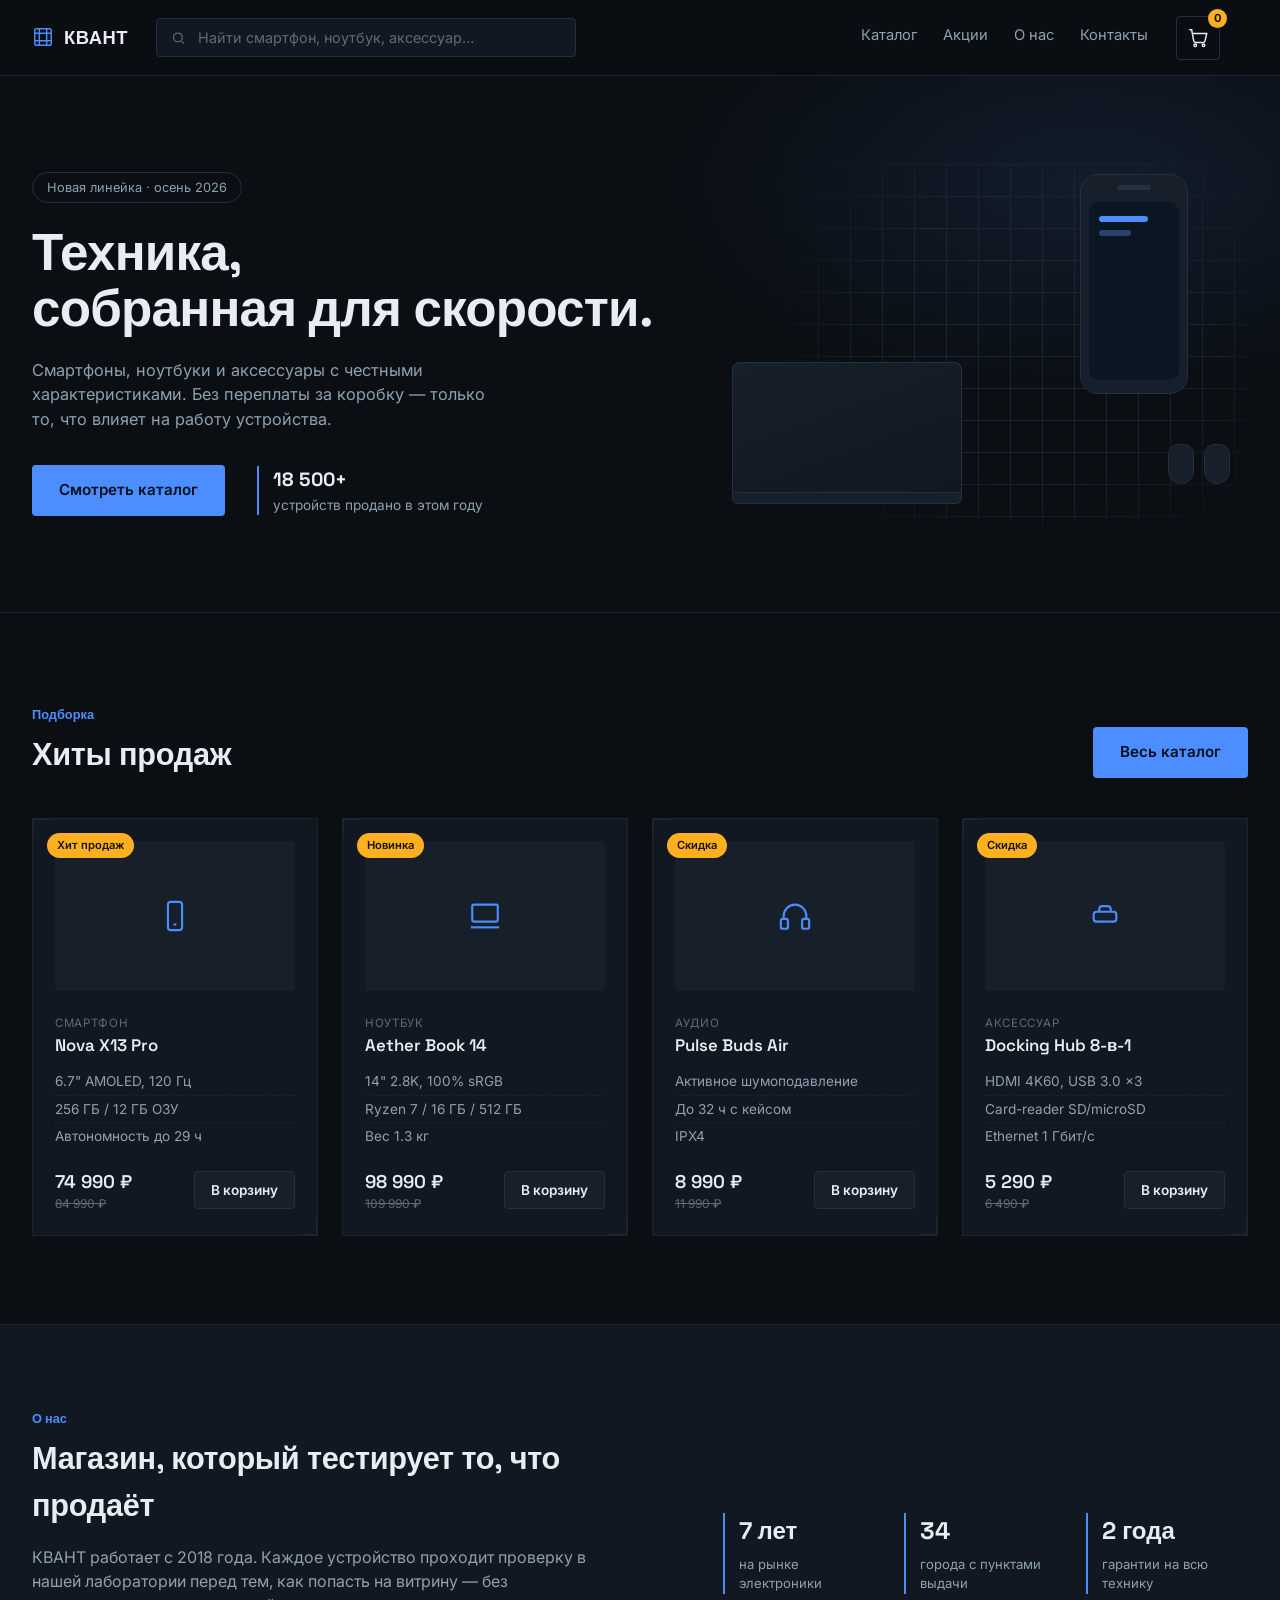
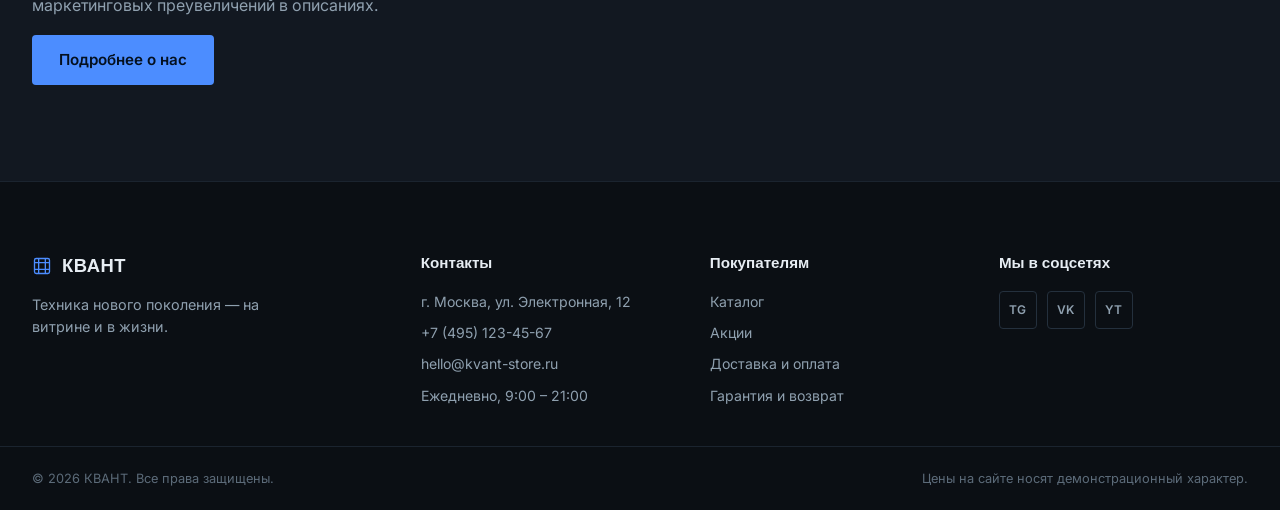
<file: index.html>
<!DOCTYPE html>
<html lang="ru">
<head>
<meta charset="UTF-8">
<meta name="viewport" content="width=device-width, initial-scale=1.0">
<title>КВАНТ — техника нового поколения</title>
<link rel="stylesheet" href="styles.css">
<link rel="preconnect" href="https://fonts.googleapis.com">
<link href="https://fonts.googleapis.com/css2?family=Space+Grotesk:wght@500;600;700&family=Inter:wght@400;500;600&display=swap" rel="stylesheet">
</head>
<body>

<!-- ===== ШАПКА ===== -->
<header class="header">
  <div class="header__inner">

    <a href="index.html" class="logo">
      <span class="logo__mark">
        <svg viewBox="0 0 24 24" width="22" height="22" fill="none" stroke="currentColor" stroke-width="1.6">
          <rect x="3" y="3" width="18" height="18" rx="2"></rect>
          <path d="M8 3v18M16 3v18M3 8h18M3 16h18"></path>
        </svg>
      </span>
      <span class="logo__text">КВАНТ</span>
    </a>

    <form class="search" id="searchForm">
      <svg viewBox="0 0 24 24" width="16" height="16" fill="none" stroke="currentColor" stroke-width="2">
        <circle cx="11" cy="11" r="7"></circle>
        <path d="M21 21l-4.3-4.3"></path>
      </svg>
      <input type="text" id="searchInput" placeholder="Найти смартфон, ноутбук, аксессуар…">
    </form>

    <nav class="nav">
      <a href="catalog.html">Каталог</a>
      <a href="sale.html">Акции</a>
      <a href="about.html">О нас</a>
      <a href="contacts.html">Контакты</a>
    </nav>

    <button class="cart-btn" id="cartBtn" aria-label="Открыть корзину">
      <svg viewBox="0 0 24 24" width="22" height="22" fill="none" stroke="currentColor" stroke-width="1.6">
        <circle cx="9" cy="20" r="1.4"></circle>
        <circle cx="18" cy="20" r="1.4"></circle>
        <path d="M2.5 3h2.6l2.2 12.2a2 2 0 0 0 2 1.6h8.4a2 2 0 0 0 2-1.6L21.5 7H6"></path>
      </svg>
      <span class="cart-btn__count" id="cartCount">0</span>
    </button>

    <button class="burger" id="burgerBtn" aria-label="Меню">
      <span></span><span></span><span></span>
    </button>
  </div>

  <nav class="nav nav--mobile" id="mobileNav">
    <a href="catalog.html">Каталог</a>
    <a href="sale.html">Акции</a>
    <a href="about.html">О нас</a>
    <a href="contacts.html">Контакты</a>
  </nav>
</header>

<!-- ===== ГЕРОЙ-БАННЕР ===== -->
<section class="hero">
  <div class="hero__grid">
    <div class="hero__text">
      <span class="hero__tag">Новая линейка · осень 2026</span>
      <h1 class="hero__title">Техника,<br>собранная для скорости.</h1>
      <p class="hero__desc">
        Смартфоны, ноутбуки и аксессуары с честными характеристиками.
        Без переплаты за коробку — только то, что влияет на работу устройства.
      </p>
      <div class="hero__actions">
        <a href="catalog.html" class="btn btn--primary">Смотреть каталог</a>
        <div class="hero__stat">
          <strong>18 500+</strong>
          <span>устройств продано в этом году</span>
        </div>
      </div>
    </div>

    <div class="hero__visual" aria-hidden="true">
      <div class="device device--phone">
        <div class="device__notch"></div>
        <div class="device__screen">
          <span class="pulse-line"></span>
          <span class="pulse-line pulse-line--short"></span>
        </div>
      </div>
      <div class="device device--laptop">
        <div class="device__lid"></div>
        <div class="device__base"></div>
      </div>
      <div class="device device--buds">
        <span></span><span></span>
      </div>
      <div class="grid-overlay"></div>
    </div>
  </div>
</section>

<!-- ===== ХИТЫ ПРОДАЖ ===== -->
<section class="featured">
  <div class="featured__head">
    <div>
      <span class="section-label">Подборка</span>
      <h2 class="section-title">Хиты продаж</h2>
    </div>
    <a href="catalog.html" class="btn btn--primary">Весь каталог</a>
  </div>

  <div class="products-grid" id="featuredGrid">
    <!-- Карточки генерируются в home.js -->
  </div>
</section>

<!-- ===== О НАС (кратко) ===== -->
<section class="about">
  <div class="about__inner">
    <div>
      <span class="section-label">О нас</span>
      <h2 class="section-title">Магазин, который тестирует то, что продаёт</h2>
      <p>
        КВАНТ работает с 2018 года. Каждое устройство проходит проверку в нашей
        лаборатории перед тем, как попасть на витрину — без маркетинговых
        преувеличений в описаниях.
      </p>
      <p style="margin-top: 18px;">
        <a href="about.html" class="btn btn--primary">Подробнее о нас</a>
      </p>
    </div>
    <div class="about__facts">
      <div class="fact"><strong>7 лет</strong><span>на рынке электроники</span></div>
      <div class="fact"><strong>34</strong><span>города с пунктами выдачи</span></div>
      <div class="fact"><strong>2 года</strong><span>гарантии на всю технику</span></div>
    </div>
  </div>
</section>

<!-- ===== ФУТЕР ===== -->
<footer class="footer">
  <div class="footer__inner">

    <div class="footer__col footer__col--brand">
      <a href="index.html" class="logo">
        <span class="logo__mark">
          <svg viewBox="0 0 24 24" width="20" height="20" fill="none" stroke="currentColor" stroke-width="1.6">
            <rect x="3" y="3" width="18" height="18" rx="2"></rect>
            <path d="M8 3v18M16 3v18M3 8h18M3 16h18"></path>
          </svg>
        </span>
        <span class="logo__text">КВАНТ</span>
      </a>
      <p>Техника нового поколения — на витрине и в жизни.</p>
    </div>

    <div class="footer__col">
      <h3>Контакты</h3>
      <ul>
        <li>г. Москва, ул. Электронная, 12</li>
        <li><a href="tel:+74951234567">+7 (495) 123-45-67</a></li>
        <li><a href="mailto:hello@kvant-store.ru">hello@kvant-store.ru</a></li>
        <li>Ежедневно, 9:00 – 21:00</li>
      </ul>
    </div>

    <div class="footer__col">
      <h3>Покупателям</h3>
      <ul>
        <li><a href="catalog.html">Каталог</a></li>
        <li><a href="sale.html">Акции</a></li>
        <li><a href="contacts.html">Доставка и оплата</a></li>
        <li><a href="contacts.html">Гарантия и возврат</a></li>
      </ul>
    </div>

    <div class="footer__col">
      <h3>Мы в соцсетях</h3>
      <div class="socials">
        <a href="#" aria-label="Telegram">TG</a>
        <a href="#" aria-label="VKontakte">VK</a>
        <a href="#" aria-label="YouTube">YT</a>
      </div>
    </div>
  </div>

  <div class="footer__bottom">
    <span>© 2026 КВАНТ. Все права защищены.</span>
    <span>Цены на сайте носят демонстрационный характер.</span>
  </div>
</footer>

<!-- ===== БОКОВАЯ ПАНЕЛЬ КОРЗИНЫ ===== -->
<div class="cart-overlay" id="cartOverlay"></div>

<aside class="cart-panel" id="cartPanel" aria-hidden="true">
  <div class="cart-panel__head">
    <h2>Корзина</h2>
    <button class="cart-panel__close" id="cartCloseBtn" aria-label="Закрыть корзину">&times;</button>
  </div>

  <div class="cart-panel__body" id="cartItems">
    <!-- Товары корзины генерируются в common.js -->
  </div>

  <div class="cart-panel__footer">
    <div class="cart-panel__total">
      <span>Итого</span>
      <strong id="cartTotal">0 ₽</strong>
    </div>
    <button class="btn btn--primary btn--full" id="checkoutBtn">Оформить заказ</button>
  </div>
</aside>

<script src="products-data.js"></script>
<script src="common.js"></script>
<script src="home.js"></script>
</body>
</html>
</file>
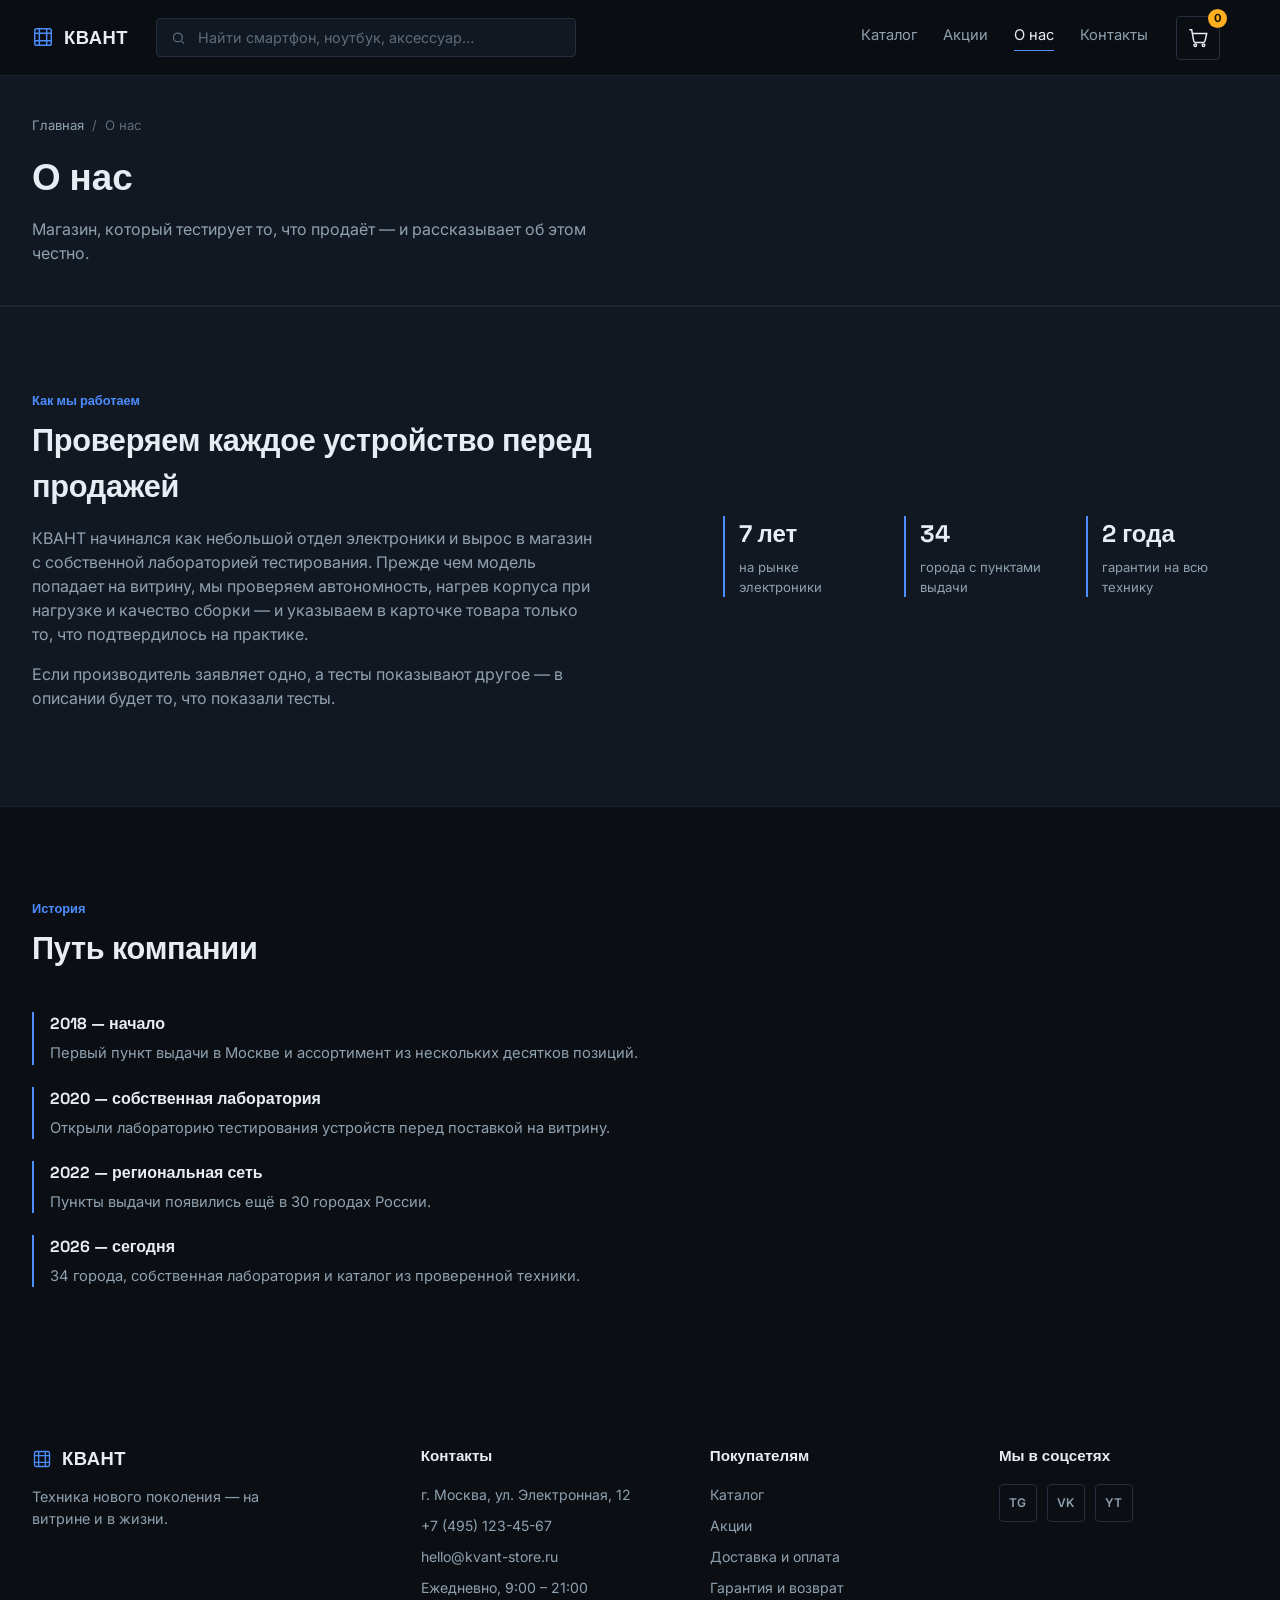
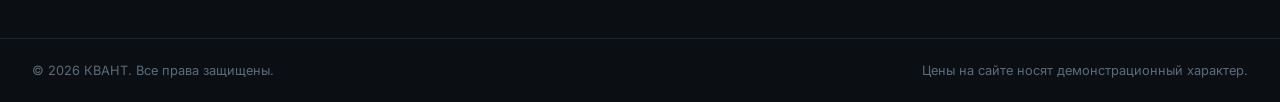
<file: about.html>
<!DOCTYPE html>
<html lang="ru">
<head>
<meta charset="UTF-8">
<meta name="viewport" content="width=device-width, initial-scale=1.0">
<title>О нас — КВАНТ</title>
<link rel="stylesheet" href="styles.css">
<link rel="preconnect" href="https://fonts.googleapis.com">
<link href="https://fonts.googleapis.com/css2?family=Space+Grotesk:wght@500;600;700&family=Inter:wght@400;500;600&display=swap" rel="stylesheet">
</head>
<body>

<!-- ===== ШАПКА ===== -->
<header class="header">
  <div class="header__inner">

    <a href="index.html" class="logo">
      <span class="logo__mark">
        <svg viewBox="0 0 24 24" width="22" height="22" fill="none" stroke="currentColor" stroke-width="1.6">
          <rect x="3" y="3" width="18" height="18" rx="2"></rect>
          <path d="M8 3v18M16 3v18M3 8h18M3 16h18"></path>
        </svg>
      </span>
      <span class="logo__text">КВАНТ</span>
    </a>

    <form class="search" id="searchForm">
      <svg viewBox="0 0 24 24" width="16" height="16" fill="none" stroke="currentColor" stroke-width="2">
        <circle cx="11" cy="11" r="7"></circle>
        <path d="M21 21l-4.3-4.3"></path>
      </svg>
      <input type="text" id="searchInput" placeholder="Найти смартфон, ноутбук, аксессуар…">
    </form>

    <nav class="nav">
      <a href="catalog.html">Каталог</a>
      <a href="sale.html">Акции</a>
      <a href="about.html" class="is-active">О нас</a>
      <a href="contacts.html">Контакты</a>
    </nav>

    <button class="cart-btn" id="cartBtn" aria-label="Открыть корзину">
      <svg viewBox="0 0 24 24" width="22" height="22" fill="none" stroke="currentColor" stroke-width="1.6">
        <circle cx="9" cy="20" r="1.4"></circle>
        <circle cx="18" cy="20" r="1.4"></circle>
        <path d="M2.5 3h2.6l2.2 12.2a2 2 0 0 0 2 1.6h8.4a2 2 0 0 0 2-1.6L21.5 7H6"></path>
      </svg>
      <span class="cart-btn__count" id="cartCount">0</span>
    </button>

    <button class="burger" id="burgerBtn" aria-label="Меню">
      <span></span><span></span><span></span>
    </button>
  </div>

  <nav class="nav nav--mobile" id="mobileNav">
    <a href="catalog.html">Каталог</a>
    <a href="sale.html">Акции</a>
    <a href="about.html">О нас</a>
    <a href="contacts.html">Контакты</a>
  </nav>
</header>

<!-- ===== БАННЕР СТРАНИЦЫ ===== -->
<section class="page-banner">
  <div class="page-banner__inner">
    <div class="breadcrumb">
      <a href="index.html">Главная</a> / <span>О нас</span>
    </div>
    <h1 class="page-banner__title">О нас</h1>
    <p class="page-banner__desc">Магазин, который тестирует то, что продаёт — и рассказывает об этом честно.</p>
  </div>
</section>

<!-- ===== ОСНОВНОЙ ТЕКСТ + ФАКТЫ ===== -->
<section class="about">
  <div class="about__inner">
    <div>
      <span class="section-label">Как мы работаем</span>
      <h2 class="section-title">Проверяем каждое устройство перед продажей</h2>
      <p>
        КВАНТ начинался как небольшой отдел электроники и вырос в магазин с
        собственной лабораторией тестирования. Прежде чем модель попадает на
        витрину, мы проверяем автономность, нагрев корпуса при нагрузке и
        качество сборки — и указываем в карточке товара только то, что
        подтвердилось на практике.
      </p>
      <p style="margin-top: 16px;">
        Если производитель заявляет одно, а тесты показывают другое — в
        описании будет то, что показали тесты.
      </p>
    </div>
    <div class="about__facts">
      <div class="fact"><strong>7 лет</strong><span>на рынке электроники</span></div>
      <div class="fact"><strong>34</strong><span>города с пунктами выдачи</span></div>
      <div class="fact"><strong>2 года</strong><span>гарантии на всю технику</span></div>
    </div>
  </div>
</section>

<!-- ===== ИСТОРИЯ ===== -->
<section class="featured">
  <div class="featured__head">
    <div>
      <span class="section-label">История</span>
      <h2 class="section-title">Путь компании</h2>
    </div>
  </div>

  <div class="contact-facts">
    <div class="contact-fact">
      <h3>2018 — начало</h3>
      <p>Первый пункт выдачи в Москве и ассортимент из нескольких десятков позиций.</p>
    </div>
    <div class="contact-fact">
      <h3>2020 — собственная лаборатория</h3>
      <p>Открыли лабораторию тестирования устройств перед поставкой на витрину.</p>
    </div>
    <div class="contact-fact">
      <h3>2022 — региональная сеть</h3>
      <p>Пункты выдачи появились ещё в 30 городах России.</p>
    </div>
    <div class="contact-fact">
      <h3>2026 — сегодня</h3>
      <p>34 города, собственная лаборатория и каталог из проверенной техники.</p>
    </div>
  </div>
</section>

<!-- ===== ФУТЕР ===== -->
<footer class="footer">
  <div class="footer__inner">

    <div class="footer__col footer__col--brand">
      <a href="index.html" class="logo">
        <span class="logo__mark">
          <svg viewBox="0 0 24 24" width="20" height="20" fill="none" stroke="currentColor" stroke-width="1.6">
            <rect x="3" y="3" width="18" height="18" rx="2"></rect>
            <path d="M8 3v18M16 3v18M3 8h18M3 16h18"></path>
          </svg>
        </span>
        <span class="logo__text">КВАНТ</span>
      </a>
      <p>Техника нового поколения — на витрине и в жизни.</p>
    </div>

    <div class="footer__col">
      <h3>Контакты</h3>
      <ul>
        <li>г. Москва, ул. Электронная, 12</li>
        <li><a href="tel:+74951234567">+7 (495) 123-45-67</a></li>
        <li><a href="mailto:hello@kvant-store.ru">hello@kvant-store.ru</a></li>
        <li>Ежедневно, 9:00 – 21:00</li>
      </ul>
    </div>

    <div class="footer__col">
      <h3>Покупателям</h3>
      <ul>
        <li><a href="catalog.html">Каталог</a></li>
        <li><a href="sale.html">Акции</a></li>
        <li><a href="contacts.html">Доставка и оплата</a></li>
        <li><a href="contacts.html">Гарантия и возврат</a></li>
      </ul>
    </div>

    <div class="footer__col">
      <h3>Мы в соцсетях</h3>
      <div class="socials">
        <a href="#" aria-label="Telegram">TG</a>
        <a href="#" aria-label="VKontakte">VK</a>
        <a href="#" aria-label="YouTube">YT</a>
      </div>
    </div>
  </div>

  <div class="footer__bottom">
    <span>© 2026 КВАНТ. Все права защищены.</span>
    <span>Цены на сайте носят демонстрационный характер.</span>
  </div>
</footer>

<!-- ===== БОКОВАЯ ПАНЕЛЬ КОРЗИНЫ ===== -->
<div class="cart-overlay" id="cartOverlay"></div>

<aside class="cart-panel" id="cartPanel" aria-hidden="true">
  <div class="cart-panel__head">
    <h2>Корзина</h2>
    <button class="cart-panel__close" id="cartCloseBtn" aria-label="Закрыть корзину">&times;</button>
  </div>

  <div class="cart-panel__body" id="cartItems">
    <!-- Товары корзины генерируются в common.js -->
  </div>

  <div class="cart-panel__footer">
    <div class="cart-panel__total">
      <span>Итого</span>
      <strong id="cartTotal">0 ₽</strong>
    </div>
    <button class="btn btn--primary btn--full" id="checkoutBtn">Оформить заказ</button>
  </div>
</aside>

<script src="products-data.js"></script>
<script src="common.js"></script>
</body>
</html>
</file>
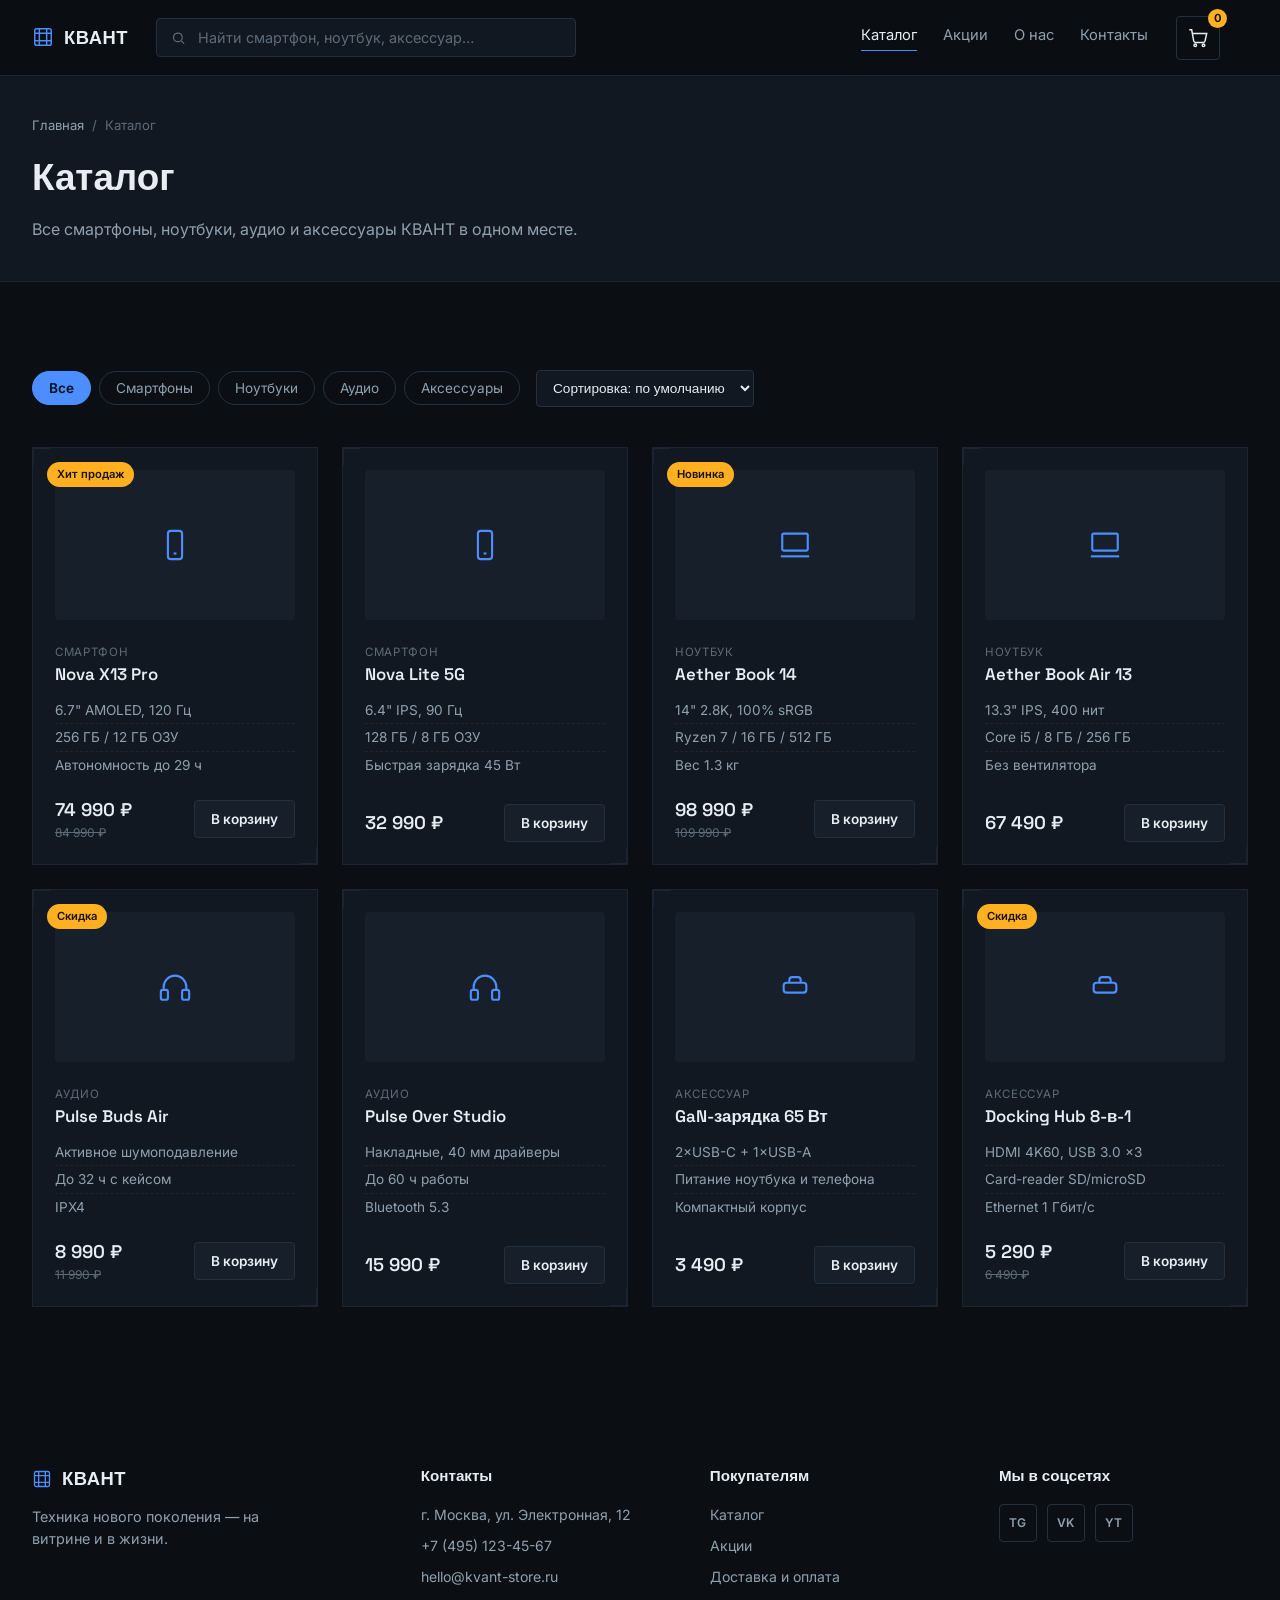
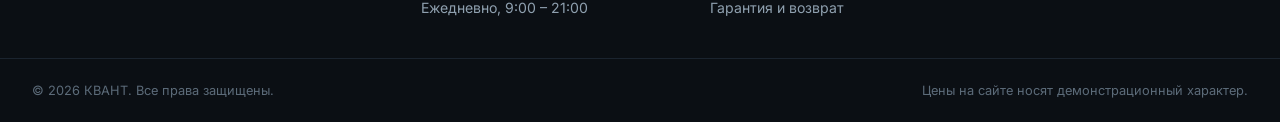
<file: catalog.html>
<!DOCTYPE html>
<html lang="ru">
<head>
<meta charset="UTF-8">
<meta name="viewport" content="width=device-width, initial-scale=1.0">
<title>Каталог — КВАНТ</title>
<link rel="stylesheet" href="styles.css">
<link rel="preconnect" href="https://fonts.googleapis.com">
<link href="https://fonts.googleapis.com/css2?family=Space+Grotesk:wght@500;600;700&family=Inter:wght@400;500;600&display=swap" rel="stylesheet">
</head>
<body>

<!-- ===== ШАПКА ===== -->
<header class="header">
  <div class="header__inner">

    <a href="index.html" class="logo">
      <span class="logo__mark">
        <svg viewBox="0 0 24 24" width="22" height="22" fill="none" stroke="currentColor" stroke-width="1.6">
          <rect x="3" y="3" width="18" height="18" rx="2"></rect>
          <path d="M8 3v18M16 3v18M3 8h18M3 16h18"></path>
        </svg>
      </span>
      <span class="logo__text">КВАНТ</span>
    </a>

    <form class="search" id="searchForm">
      <svg viewBox="0 0 24 24" width="16" height="16" fill="none" stroke="currentColor" stroke-width="2">
        <circle cx="11" cy="11" r="7"></circle>
        <path d="M21 21l-4.3-4.3"></path>
      </svg>
      <input type="text" id="searchInput" placeholder="Найти смартфон, ноутбук, аксессуар…">
    </form>

    <nav class="nav">
      <a href="catalog.html" class="is-active">Каталог</a>
      <a href="sale.html">Акции</a>
      <a href="about.html">О нас</a>
      <a href="contacts.html">Контакты</a>
    </nav>

    <button class="cart-btn" id="cartBtn" aria-label="Открыть корзину">
      <svg viewBox="0 0 24 24" width="22" height="22" fill="none" stroke="currentColor" stroke-width="1.6">
        <circle cx="9" cy="20" r="1.4"></circle>
        <circle cx="18" cy="20" r="1.4"></circle>
        <path d="M2.5 3h2.6l2.2 12.2a2 2 0 0 0 2 1.6h8.4a2 2 0 0 0 2-1.6L21.5 7H6"></path>
      </svg>
      <span class="cart-btn__count" id="cartCount">0</span>
    </button>

    <button class="burger" id="burgerBtn" aria-label="Меню">
      <span></span><span></span><span></span>
    </button>
  </div>

  <nav class="nav nav--mobile" id="mobileNav">
    <a href="catalog.html">Каталог</a>
    <a href="sale.html">Акции</a>
    <a href="about.html">О нас</a>
    <a href="contacts.html">Контакты</a>
  </nav>
</header>

<!-- ===== БАННЕР СТРАНИЦЫ ===== -->
<section class="page-banner">
  <div class="page-banner__inner">
    <div class="breadcrumb">
      <a href="index.html">Главная</a> / <span>Каталог</span>
    </div>
    <h1 class="page-banner__title">Каталог</h1>
    <p class="page-banner__desc">Все смартфоны, ноутбуки, аудио и аксессуары КВАНТ в одном месте.</p>
  </div>
</section>

<!-- ===== КАТАЛОГ ===== -->
<section class="catalog" id="catalog">
  <div class="catalog__head">
    <div class="controls">
      <div class="filters" id="filters">
        <button class="filter-btn is-active" data-category="all">Все</button>
        <button class="filter-btn" data-category="phone">Смартфоны</button>
        <button class="filter-btn" data-category="laptop">Ноутбуки</button>
        <button class="filter-btn" data-category="audio">Аудио</button>
        <button class="filter-btn" data-category="accessory">Аксессуары</button>
      </div>

      <select class="sort-select" id="sortSelect">
        <option value="default">Сортировка: по умолчанию</option>
        <option value="price-asc">Цена: сначала дешевле</option>
        <option value="price-desc">Цена: сначала дороже</option>
      </select>
    </div>
  </div>

  <div class="products-grid" id="productsGrid">
    <!-- Карточки товаров генерируются в catalog.js -->
  </div>

  <p class="empty-state" id="emptyState" hidden>Ничего не найдено. Попробуйте другой фильтр.</p>
</section>

<!-- ===== ФУТЕР ===== -->
<footer class="footer">
  <div class="footer__inner">

    <div class="footer__col footer__col--brand">
      <a href="index.html" class="logo">
        <span class="logo__mark">
          <svg viewBox="0 0 24 24" width="20" height="20" fill="none" stroke="currentColor" stroke-width="1.6">
            <rect x="3" y="3" width="18" height="18" rx="2"></rect>
            <path d="M8 3v18M16 3v18M3 8h18M3 16h18"></path>
          </svg>
        </span>
        <span class="logo__text">КВАНТ</span>
      </a>
      <p>Техника нового поколения — на витрине и в жизни.</p>
    </div>

    <div class="footer__col">
      <h3>Контакты</h3>
      <ul>
        <li>г. Москва, ул. Электронная, 12</li>
        <li><a href="tel:+74951234567">+7 (495) 123-45-67</a></li>
        <li><a href="mailto:hello@kvant-store.ru">hello@kvant-store.ru</a></li>
        <li>Ежедневно, 9:00 – 21:00</li>
      </ul>
    </div>

    <div class="footer__col">
      <h3>Покупателям</h3>
      <ul>
        <li><a href="catalog.html">Каталог</a></li>
        <li><a href="sale.html">Акции</a></li>
        <li><a href="contacts.html">Доставка и оплата</a></li>
        <li><a href="contacts.html">Гарантия и возврат</a></li>
      </ul>
    </div>

    <div class="footer__col">
      <h3>Мы в соцсетях</h3>
      <div class="socials">
        <a href="#" aria-label="Telegram">TG</a>
        <a href="#" aria-label="VKontakte">VK</a>
        <a href="#" aria-label="YouTube">YT</a>
      </div>
    </div>
  </div>

  <div class="footer__bottom">
    <span>© 2026 КВАНТ. Все права защищены.</span>
    <span>Цены на сайте носят демонстрационный характер.</span>
  </div>
</footer>

<!-- ===== БОКОВАЯ ПАНЕЛЬ КОРЗИНЫ ===== -->
<div class="cart-overlay" id="cartOverlay"></div>

<aside class="cart-panel" id="cartPanel" aria-hidden="true">
  <div class="cart-panel__head">
    <h2>Корзина</h2>
    <button class="cart-panel__close" id="cartCloseBtn" aria-label="Закрыть корзину">&times;</button>
  </div>

  <div class="cart-panel__body" id="cartItems">
    <!-- Товары корзины генерируются в common.js -->
  </div>

  <div class="cart-panel__footer">
    <div class="cart-panel__total">
      <span>Итого</span>
      <strong id="cartTotal">0 ₽</strong>
    </div>
    <button class="btn btn--primary btn--full" id="checkoutBtn">Оформить заказ</button>
  </div>
</aside>

<script src="products-data.js"></script>
<script src="common.js"></script>
<script src="catalog.js"></script>
</body>
</html>
</file>
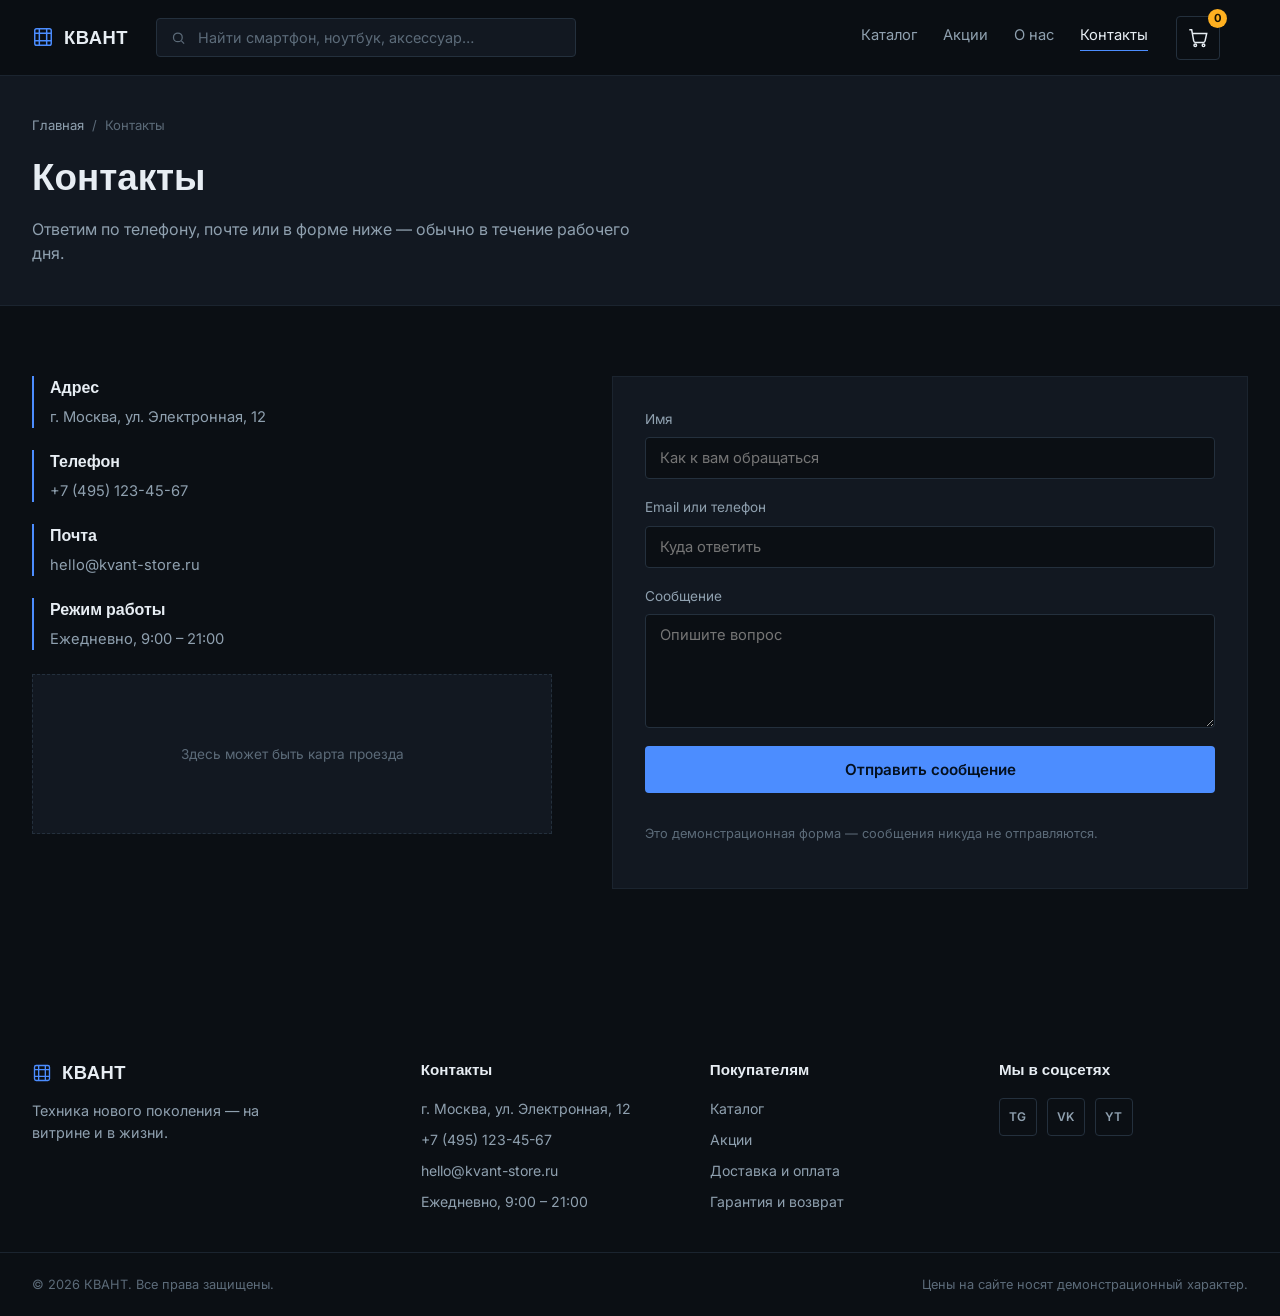
<file: contacts.html>
<!DOCTYPE html>
<html lang="ru">
<head>
<meta charset="UTF-8">
<meta name="viewport" content="width=device-width, initial-scale=1.0">
<title>Контакты — КВАНТ</title>
<link rel="stylesheet" href="styles.css">
<link rel="preconnect" href="https://fonts.googleapis.com">
<link href="https://fonts.googleapis.com/css2?family=Space+Grotesk:wght@500;600;700&family=Inter:wght@400;500;600&display=swap" rel="stylesheet">
</head>
<body>

<!-- ===== ШАПКА ===== -->
<header class="header">
  <div class="header__inner">

    <a href="index.html" class="logo">
      <span class="logo__mark">
        <svg viewBox="0 0 24 24" width="22" height="22" fill="none" stroke="currentColor" stroke-width="1.6">
          <rect x="3" y="3" width="18" height="18" rx="2"></rect>
          <path d="M8 3v18M16 3v18M3 8h18M3 16h18"></path>
        </svg>
      </span>
      <span class="logo__text">КВАНТ</span>
    </a>

    <form class="search" id="searchForm">
      <svg viewBox="0 0 24 24" width="16" height="16" fill="none" stroke="currentColor" stroke-width="2">
        <circle cx="11" cy="11" r="7"></circle>
        <path d="M21 21l-4.3-4.3"></path>
      </svg>
      <input type="text" id="searchInput" placeholder="Найти смартфон, ноутбук, аксессуар…">
    </form>

    <nav class="nav">
      <a href="catalog.html">Каталог</a>
      <a href="sale.html">Акции</a>
      <a href="about.html">О нас</a>
      <a href="contacts.html" class="is-active">Контакты</a>
    </nav>

    <button class="cart-btn" id="cartBtn" aria-label="Открыть корзину">
      <svg viewBox="0 0 24 24" width="22" height="22" fill="none" stroke="currentColor" stroke-width="1.6">
        <circle cx="9" cy="20" r="1.4"></circle>
        <circle cx="18" cy="20" r="1.4"></circle>
        <path d="M2.5 3h2.6l2.2 12.2a2 2 0 0 0 2 1.6h8.4a2 2 0 0 0 2-1.6L21.5 7H6"></path>
      </svg>
      <span class="cart-btn__count" id="cartCount">0</span>
    </button>

    <button class="burger" id="burgerBtn" aria-label="Меню">
      <span></span><span></span><span></span>
    </button>
  </div>

  <nav class="nav nav--mobile" id="mobileNav">
    <a href="catalog.html">Каталог</a>
    <a href="sale.html">Акции</a>
    <a href="about.html">О нас</a>
    <a href="contacts.html">Контакты</a>
  </nav>
</header>

<!-- ===== БАННЕР СТРАНИЦЫ ===== -->
<section class="page-banner">
  <div class="page-banner__inner">
    <div class="breadcrumb">
      <a href="index.html">Главная</a> / <span>Контакты</span>
    </div>
    <h1 class="page-banner__title">Контакты</h1>
    <p class="page-banner__desc">Ответим по телефону, почте или в форме ниже — обычно в течение рабочего дня.</p>
  </div>
</section>

<!-- ===== КОНТАКТЫ + ФОРМА ===== -->
<section class="contacts-page">
  <div>
    <div class="contact-facts">
      <div class="contact-fact">
        <h3>Адрес</h3>
        <p>г. Москва, ул. Электронная, 12</p>
      </div>
      <div class="contact-fact">
        <h3>Телефон</h3>
        <p><a href="tel:+74951234567">+7 (495) 123-45-67</a></p>
      </div>
      <div class="contact-fact">
        <h3>Почта</h3>
        <p><a href="mailto:hello@kvant-store.ru">hello@kvant-store.ru</a></p>
      </div>
      <div class="contact-fact">
        <h3>Режим работы</h3>
        <p>Ежедневно, 9:00 – 21:00</p>
      </div>
    </div>
    <div class="contact-map">Здесь может быть карта проезда</div>
  </div>

  <form class="form" id="contactForm">
    <div class="form__row">
      <label for="nameInput">Имя</label>
      <input type="text" id="nameInput" name="name" required placeholder="Как к вам обращаться">
    </div>
    <div class="form__row">
      <label for="emailInput">Email или телефон</label>
      <input type="text" id="emailInput" name="contact" required placeholder="Куда ответить">
    </div>
    <div class="form__row">
      <label for="messageInput">Сообщение</label>
      <textarea id="messageInput" name="message" rows="5" required placeholder="Опишите вопрос"></textarea>
    </div>
    <button type="submit" class="btn btn--primary">Отправить сообщение</button>
    <p class="form__note">Это демонстрационная форма — сообщения никуда не отправляются.</p>
  </form>
</section>

<!-- ===== ФУТЕР ===== -->
<footer class="footer">
  <div class="footer__inner">

    <div class="footer__col footer__col--brand">
      <a href="index.html" class="logo">
        <span class="logo__mark">
          <svg viewBox="0 0 24 24" width="20" height="20" fill="none" stroke="currentColor" stroke-width="1.6">
            <rect x="3" y="3" width="18" height="18" rx="2"></rect>
            <path d="M8 3v18M16 3v18M3 8h18M3 16h18"></path>
          </svg>
        </span>
        <span class="logo__text">КВАНТ</span>
      </a>
      <p>Техника нового поколения — на витрине и в жизни.</p>
    </div>

    <div class="footer__col">
      <h3>Контакты</h3>
      <ul>
        <li>г. Москва, ул. Электронная, 12</li>
        <li><a href="tel:+74951234567">+7 (495) 123-45-67</a></li>
        <li><a href="mailto:hello@kvant-store.ru">hello@kvant-store.ru</a></li>
        <li>Ежедневно, 9:00 – 21:00</li>
      </ul>
    </div>

    <div class="footer__col">
      <h3>Покупателям</h3>
      <ul>
        <li><a href="catalog.html">Каталог</a></li>
        <li><a href="sale.html">Акции</a></li>
        <li><a href="contacts.html">Доставка и оплата</a></li>
        <li><a href="contacts.html">Гарантия и возврат</a></li>
      </ul>
    </div>

    <div class="footer__col">
      <h3>Мы в соцсетях</h3>
      <div class="socials">
        <a href="#" aria-label="Telegram">TG</a>
        <a href="#" aria-label="VKontakte">VK</a>
        <a href="#" aria-label="YouTube">YT</a>
      </div>
    </div>
  </div>

  <div class="footer__bottom">
    <span>© 2026 КВАНТ. Все права защищены.</span>
    <span>Цены на сайте носят демонстрационный характер.</span>
  </div>
</footer>

<!-- ===== БОКОВАЯ ПАНЕЛЬ КОРЗИНЫ ===== -->
<div class="cart-overlay" id="cartOverlay"></div>

<aside class="cart-panel" id="cartPanel" aria-hidden="true">
  <div class="cart-panel__head">
    <h2>Корзина</h2>
    <button class="cart-panel__close" id="cartCloseBtn" aria-label="Закрыть корзину">&times;</button>
  </div>

  <div class="cart-panel__body" id="cartItems">
    <!-- Товары корзины генерируются в common.js -->
  </div>

  <div class="cart-panel__footer">
    <div class="cart-panel__total">
      <span>Итого</span>
      <strong id="cartTotal">0 ₽</strong>
    </div>
    <button class="btn btn--primary btn--full" id="checkoutBtn">Оформить заказ</button>
  </div>
</aside>

<script src="products-data.js"></script>
<script src="common.js"></script>
<script src="contacts.js"></script>
</body>
</html>
</file>
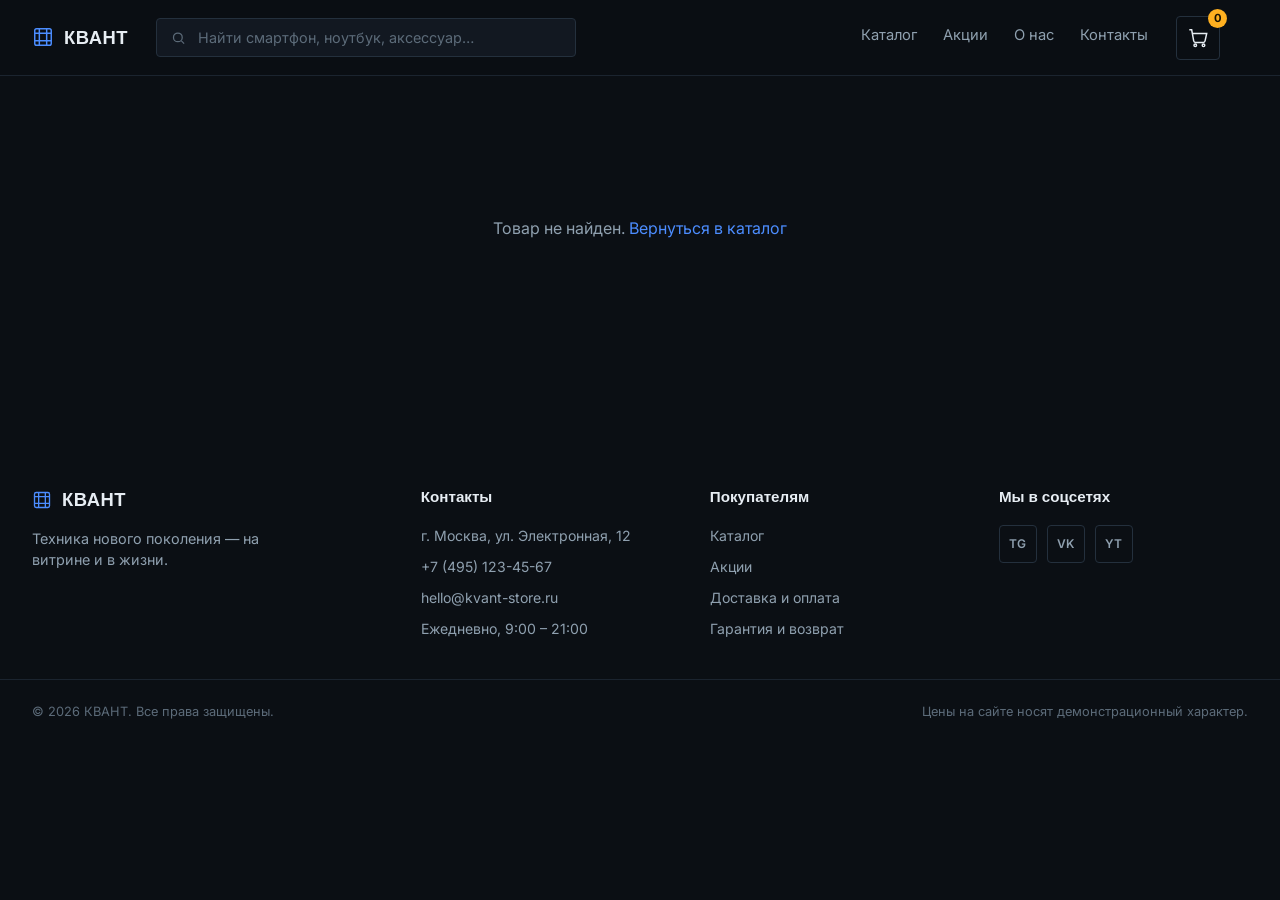
<file: product.html>
<!DOCTYPE html>
<html lang="ru">
<head>
<meta charset="UTF-8">
<meta name="viewport" content="width=device-width, initial-scale=1.0">
<title>Товар — КВАНТ</title>
<link rel="stylesheet" href="styles.css">
<link rel="preconnect" href="https://fonts.googleapis.com">
<link href="https://fonts.googleapis.com/css2?family=Space+Grotesk:wght@500;600;700&family=Inter:wght@400;500;600&display=swap" rel="stylesheet">
</head>
<body>

<!-- ===== ШАПКА ===== -->
<header class="header">
  <div class="header__inner">

    <a href="index.html" class="logo">
      <span class="logo__mark">
        <svg viewBox="0 0 24 24" width="22" height="22" fill="none" stroke="currentColor" stroke-width="1.6">
          <rect x="3" y="3" width="18" height="18" rx="2"></rect>
          <path d="M8 3v18M16 3v18M3 8h18M3 16h18"></path>
        </svg>
      </span>
      <span class="logo__text">КВАНТ</span>
    </a>

    <form class="search" id="searchForm">
      <svg viewBox="0 0 24 24" width="16" height="16" fill="none" stroke="currentColor" stroke-width="2">
        <circle cx="11" cy="11" r="7"></circle>
        <path d="M21 21l-4.3-4.3"></path>
      </svg>
      <input type="text" id="searchInput" placeholder="Найти смартфон, ноутбук, аксессуар…">
    </form>

    <nav class="nav">
      <a href="catalog.html">Каталог</a>
      <a href="sale.html">Акции</a>
      <a href="about.html">О нас</a>
      <a href="contacts.html">Контакты</a>
    </nav>

    <button class="cart-btn" id="cartBtn" aria-label="Открыть корзину">
      <svg viewBox="0 0 24 24" width="22" height="22" fill="none" stroke="currentColor" stroke-width="1.6">
        <circle cx="9" cy="20" r="1.4"></circle>
        <circle cx="18" cy="20" r="1.4"></circle>
        <path d="M2.5 3h2.6l2.2 12.2a2 2 0 0 0 2 1.6h8.4a2 2 0 0 0 2-1.6L21.5 7H6"></path>
      </svg>
      <span class="cart-btn__count" id="cartCount">0</span>
    </button>

    <button class="burger" id="burgerBtn" aria-label="Меню">
      <span></span><span></span><span></span>
    </button>
  </div>

  <nav class="nav nav--mobile" id="mobileNav">
    <a href="catalog.html">Каталог</a>
    <a href="sale.html">Акции</a>
    <a href="about.html">О нас</a>
    <a href="contacts.html">Контакты</a>
  </nav>
</header>

<!-- ===== СОДЕРЖИМОЕ СТРАНИЦЫ ТОВАРА ===== -->
<!-- Полностью строится в product.js на основе параметра ?id= в адресе -->
<main id="productRoot"></main>

<!-- ===== ФУТЕР ===== -->
<footer class="footer">
  <div class="footer__inner">

    <div class="footer__col footer__col--brand">
      <a href="index.html" class="logo">
        <span class="logo__mark">
          <svg viewBox="0 0 24 24" width="20" height="20" fill="none" stroke="currentColor" stroke-width="1.6">
            <rect x="3" y="3" width="18" height="18" rx="2"></rect>
            <path d="M8 3v18M16 3v18M3 8h18M3 16h18"></path>
          </svg>
        </span>
        <span class="logo__text">КВАНТ</span>
      </a>
      <p>Техника нового поколения — на витрине и в жизни.</p>
    </div>

    <div class="footer__col">
      <h3>Контакты</h3>
      <ul>
        <li>г. Москва, ул. Электронная, 12</li>
        <li><a href="tel:+74951234567">+7 (495) 123-45-67</a></li>
        <li><a href="mailto:hello@kvant-store.ru">hello@kvant-store.ru</a></li>
        <li>Ежедневно, 9:00 – 21:00</li>
      </ul>
    </div>

    <div class="footer__col">
      <h3>Покупателям</h3>
      <ul>
        <li><a href="catalog.html">Каталог</a></li>
        <li><a href="sale.html">Акции</a></li>
        <li><a href="contacts.html">Доставка и оплата</a></li>
        <li><a href="contacts.html">Гарантия и возврат</a></li>
      </ul>
    </div>

    <div class="footer__col">
      <h3>Мы в соцсетях</h3>
      <div class="socials">
        <a href="#" aria-label="Telegram">TG</a>
        <a href="#" aria-label="VKontakte">VK</a>
        <a href="#" aria-label="YouTube">YT</a>
      </div>
    </div>
  </div>

  <div class="footer__bottom">
    <span>© 2026 КВАНТ. Все права защищены.</span>
    <span>Цены на сайте носят демонстрационный характер.</span>
  </div>
</footer>

<!-- ===== БОКОВАЯ ПАНЕЛЬ КОРЗИНЫ ===== -->
<div class="cart-overlay" id="cartOverlay"></div>

<aside class="cart-panel" id="cartPanel" aria-hidden="true">
  <div class="cart-panel__head">
    <h2>Корзина</h2>
    <button class="cart-panel__close" id="cartCloseBtn" aria-label="Закрыть корзину">&times;</button>
  </div>

  <div class="cart-panel__body" id="cartItems">
    <!-- Товары корзины генерируются в common.js -->
  </div>

  <div class="cart-panel__footer">
    <div class="cart-panel__total">
      <span>Итого</span>
      <strong id="cartTotal">0 ₽</strong>
    </div>
    <button class="btn btn--primary btn--full" id="checkoutBtn">Оформить заказ</button>
  </div>
</aside>

<script src="products-data.js"></script>
<script src="common.js"></script>
<script src="product.js"></script>
</body>
</html>
</file>
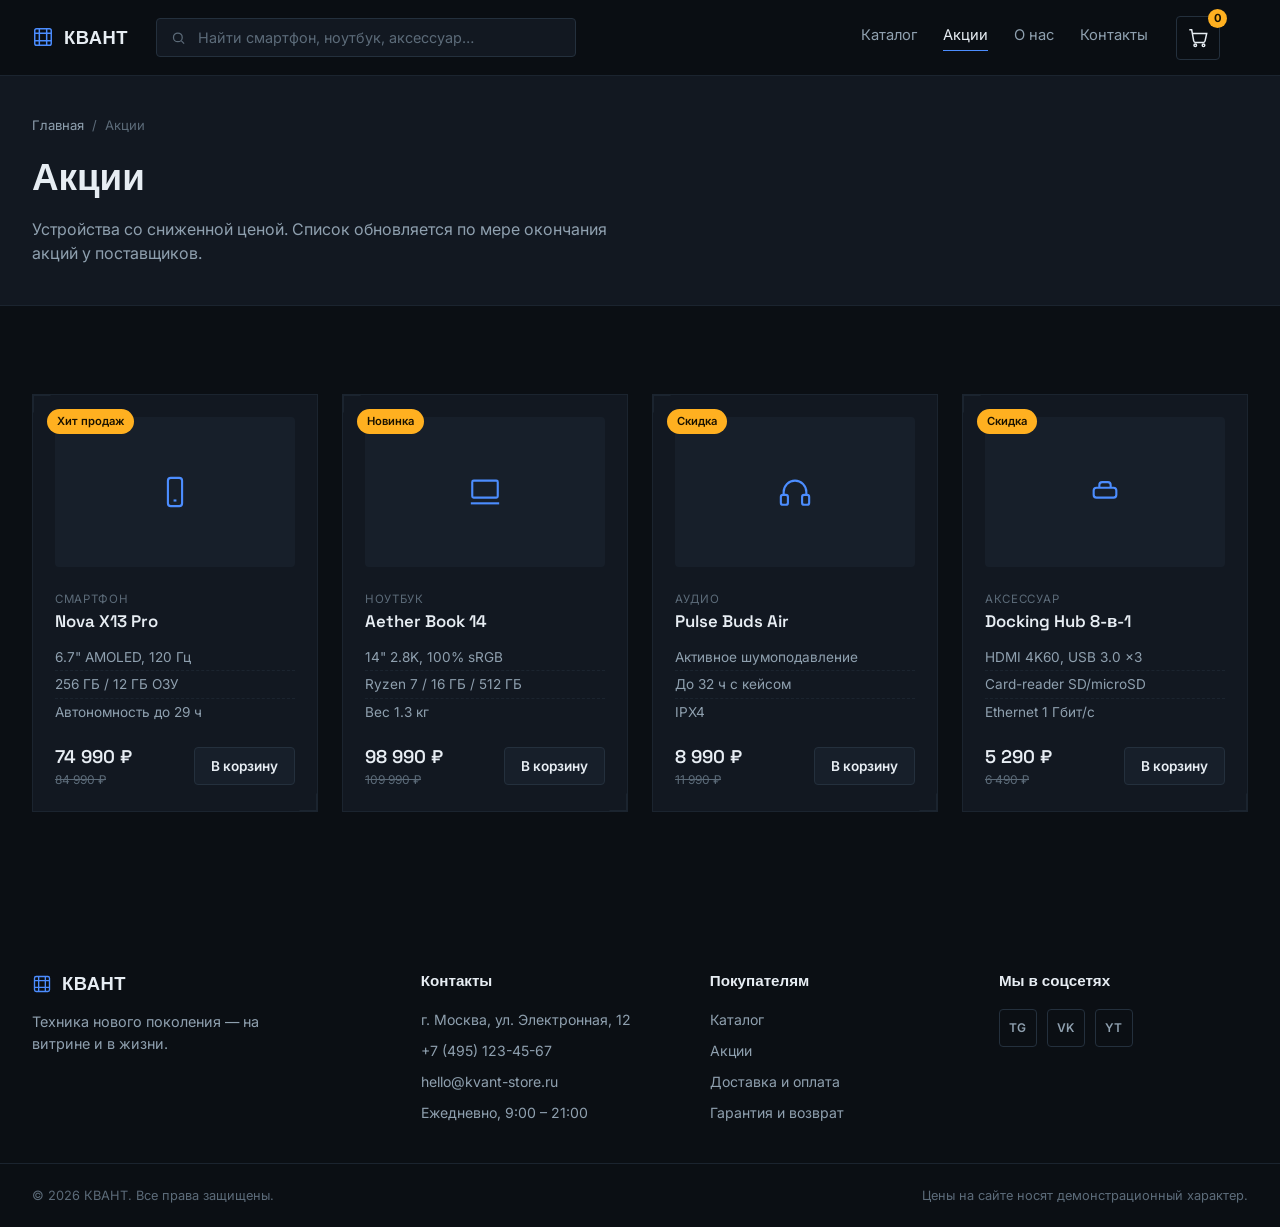
<file: sale.html>
<!DOCTYPE html>
<html lang="ru">
<head>
<meta charset="UTF-8">
<meta name="viewport" content="width=device-width, initial-scale=1.0">
<title>Акции — КВАНТ</title>
<link rel="stylesheet" href="styles.css">
<link rel="preconnect" href="https://fonts.googleapis.com">
<link href="https://fonts.googleapis.com/css2?family=Space+Grotesk:wght@500;600;700&family=Inter:wght@400;500;600&display=swap" rel="stylesheet">
</head>
<body>

<!-- ===== ШАПКА ===== -->
<header class="header">
  <div class="header__inner">

    <a href="index.html" class="logo">
      <span class="logo__mark">
        <svg viewBox="0 0 24 24" width="22" height="22" fill="none" stroke="currentColor" stroke-width="1.6">
          <rect x="3" y="3" width="18" height="18" rx="2"></rect>
          <path d="M8 3v18M16 3v18M3 8h18M3 16h18"></path>
        </svg>
      </span>
      <span class="logo__text">КВАНТ</span>
    </a>

    <form class="search" id="searchForm">
      <svg viewBox="0 0 24 24" width="16" height="16" fill="none" stroke="currentColor" stroke-width="2">
        <circle cx="11" cy="11" r="7"></circle>
        <path d="M21 21l-4.3-4.3"></path>
      </svg>
      <input type="text" id="searchInput" placeholder="Найти смартфон, ноутбук, аксессуар…">
    </form>

    <nav class="nav">
      <a href="catalog.html">Каталог</a>
      <a href="sale.html" class="is-active">Акции</a>
      <a href="about.html">О нас</a>
      <a href="contacts.html">Контакты</a>
    </nav>

    <button class="cart-btn" id="cartBtn" aria-label="Открыть корзину">
      <svg viewBox="0 0 24 24" width="22" height="22" fill="none" stroke="currentColor" stroke-width="1.6">
        <circle cx="9" cy="20" r="1.4"></circle>
        <circle cx="18" cy="20" r="1.4"></circle>
        <path d="M2.5 3h2.6l2.2 12.2a2 2 0 0 0 2 1.6h8.4a2 2 0 0 0 2-1.6L21.5 7H6"></path>
      </svg>
      <span class="cart-btn__count" id="cartCount">0</span>
    </button>

    <button class="burger" id="burgerBtn" aria-label="Меню">
      <span></span><span></span><span></span>
    </button>
  </div>

  <nav class="nav nav--mobile" id="mobileNav">
    <a href="catalog.html">Каталог</a>
    <a href="sale.html">Акции</a>
    <a href="about.html">О нас</a>
    <a href="contacts.html">Контакты</a>
  </nav>
</header>

<!-- ===== БАННЕР СТРАНИЦЫ ===== -->
<section class="page-banner">
  <div class="page-banner__inner">
    <div class="breadcrumb">
      <a href="index.html">Главная</a> / <span>Акции</span>
    </div>
    <h1 class="page-banner__title">Акции</h1>
    <p class="page-banner__desc">Устройства со сниженной ценой. Список обновляется по мере окончания акций у поставщиков.</p>
  </div>
</section>

<!-- ===== ТОВАРЫ СО СКИДКОЙ ===== -->
<section class="catalog">
  <div class="products-grid" id="saleGrid">
    <!-- Карточки товаров со скидкой генерируются в sale.js -->
  </div>
  <p class="empty-state" id="emptyState" hidden>Сейчас действующих акций нет — загляните позже.</p>
</section>

<!-- ===== ФУТЕР ===== -->
<footer class="footer">
  <div class="footer__inner">

    <div class="footer__col footer__col--brand">
      <a href="index.html" class="logo">
        <span class="logo__mark">
          <svg viewBox="0 0 24 24" width="20" height="20" fill="none" stroke="currentColor" stroke-width="1.6">
            <rect x="3" y="3" width="18" height="18" rx="2"></rect>
            <path d="M8 3v18M16 3v18M3 8h18M3 16h18"></path>
          </svg>
        </span>
        <span class="logo__text">КВАНТ</span>
      </a>
      <p>Техника нового поколения — на витрине и в жизни.</p>
    </div>

    <div class="footer__col">
      <h3>Контакты</h3>
      <ul>
        <li>г. Москва, ул. Электронная, 12</li>
        <li><a href="tel:+74951234567">+7 (495) 123-45-67</a></li>
        <li><a href="mailto:hello@kvant-store.ru">hello@kvant-store.ru</a></li>
        <li>Ежедневно, 9:00 – 21:00</li>
      </ul>
    </div>

    <div class="footer__col">
      <h3>Покупателям</h3>
      <ul>
        <li><a href="catalog.html">Каталог</a></li>
        <li><a href="sale.html">Акции</a></li>
        <li><a href="contacts.html">Доставка и оплата</a></li>
        <li><a href="contacts.html">Гарантия и возврат</a></li>
      </ul>
    </div>

    <div class="footer__col">
      <h3>Мы в соцсетях</h3>
      <div class="socials">
        <a href="#" aria-label="Telegram">TG</a>
        <a href="#" aria-label="VKontakte">VK</a>
        <a href="#" aria-label="YouTube">YT</a>
      </div>
    </div>
  </div>

  <div class="footer__bottom">
    <span>© 2026 КВАНТ. Все права защищены.</span>
    <span>Цены на сайте носят демонстрационный характер.</span>
  </div>
</footer>

<!-- ===== БОКОВАЯ ПАНЕЛЬ КОРЗИНЫ ===== -->
<div class="cart-overlay" id="cartOverlay"></div>

<aside class="cart-panel" id="cartPanel" aria-hidden="true">
  <div class="cart-panel__head">
    <h2>Корзина</h2>
    <button class="cart-panel__close" id="cartCloseBtn" aria-label="Закрыть корзину">&times;</button>
  </div>

  <div class="cart-panel__body" id="cartItems">
    <!-- Товары корзины генерируются в common.js -->
  </div>

  <div class="cart-panel__footer">
    <div class="cart-panel__total">
      <span>Итого</span>
      <strong id="cartTotal">0 ₽</strong>
    </div>
    <button class="btn btn--primary btn--full" id="checkoutBtn">Оформить заказ</button>
  </div>
</aside>

<script src="products-data.js"></script>
<script src="common.js"></script>
<script src="sale.js"></script>
</body>
</html>
</file>
<file: styles.css>
/* =========================================================
   КВАНТ — стили
   Тема: тёмная, "инженерная" — тонкие линии сетки, скобки-уголки
   на карточках вместо мягких теней, один яркий акцент.
   ========================================================= */

:root{
  --bg:        #0B0F14;
  --surface:   #121821;
  --surface-2: #171F2A;
  --border:    #24303D;
  --border-soft: #1B242F;

  --text:      #E7EDF3;
  --text-muted:#8FA0AF;
  --text-dim:  #5C6B79;

  --accent:    #4C8DFF;
  --accent-dim:#274270;
  --amber:     #FFB020;

  --radius: 4px;
  --header-h: 76px;

  --font-display: 'Space Grotesk', 'Segoe UI', sans-serif;
  --font-body: 'Inter', 'Segoe UI', sans-serif;
}

*{ box-sizing: border-box; }

html{ scroll-behavior: smooth; }

body{
  margin: 0;
  background: var(--bg);
  color: var(--text);
  font-family: var(--font-body);
  line-height: 1.5;
  -webkit-font-smoothing: antialiased;
}

img{ max-width: 100%; display: block; }

a{ color: inherit; text-decoration: none; }

ul{ list-style: none; margin: 0; padding: 0; }

button{ font-family: inherit; cursor: pointer; }

:focus-visible{
  outline: 2px solid var(--accent);
  outline-offset: 2px;
}

.section-label{
  display: inline-block;
  font-size: 0.8rem;
  color: var(--accent);
  font-family: var(--font-display);
  font-weight: 600;
  margin-bottom: 8px;
}

.section-title{
  font-family: var(--font-display);
  font-weight: 600;
  font-size: clamp(1.5rem, 2.4vw, 2.1rem);
  margin: 0;
  letter-spacing: -0.01em;
}

.btn{
  display: inline-flex;
  align-items: center;
  justify-content: center;
  gap: 8px;
  padding: 13px 26px;
  border-radius: var(--radius);
  border: 1px solid transparent;
  font-size: 0.95rem;
  font-weight: 600;
  font-family: var(--font-body);
  transition: background .15s ease, border-color .15s ease, transform .15s ease;
}

.btn--primary{
  background: var(--accent);
  color: #04101F;
}
.btn--primary:hover{ background: #6FA2FF; }
.btn--primary:active{ transform: translateY(1px); }

.btn--full{ width: 100%; }

/* =========================================================
   ШАПКА
   ========================================================= */

.header{
  position: sticky;
  top: 0;
  z-index: 60;
  height: var(--header-h);
  background: rgba(11, 15, 20, 0.88);
  backdrop-filter: blur(10px);
  border-bottom: 1px solid var(--border-soft);
}

.header__inner{
  max-width: 1280px;
  height: 100%;
  margin: 0 auto;
  padding: 0 32px;
  display: grid;
  grid-template-columns: auto 1fr auto auto auto;
  align-items: center;
  gap: 28px;
}

.logo{
  display: flex;
  align-items: center;
  gap: 10px;
  white-space: nowrap;
}
.logo__mark{
  color: var(--accent);
  display: flex;
}
.logo__text{
  font-family: var(--font-display);
  font-weight: 700;
  font-size: 1.15rem;
  letter-spacing: 0.03em;
}

.search{
  display: flex;
  align-items: center;
  gap: 10px;
  background: var(--surface);
  border: 1px solid var(--border);
  border-radius: var(--radius);
  padding: 9px 14px;
  color: var(--text-dim);
  max-width: 420px;
}
.search:focus-within{
  border-color: var(--accent);
  color: var(--accent);
}
.search input{
  border: none;
  background: none;
  outline: none;
  color: var(--text);
  font-family: var(--font-body);
  font-size: 0.9rem;
  width: 100%;
}
.search input::placeholder{ color: var(--text-dim); }

.nav{
  display: flex;
  gap: 26px;
}
.nav a{
  font-size: 0.92rem;
  color: var(--text-muted);
  transition: color .15s ease;
  padding-bottom: 4px;
  border-bottom: 1px solid transparent;
}
.nav a:hover{ color: var(--text); }
.nav a.is-active{
  color: var(--text);
  border-bottom-color: var(--accent);
}

.nav--mobile{ display: none; }

.cart-btn{
  position: relative;
  background: none;
  border: 1px solid var(--border);
  border-radius: var(--radius);
  color: var(--text);
  padding: 10px;
  display: flex;
}
.cart-btn:hover{ border-color: var(--accent); color: var(--accent); }

.cart-btn__count{
  position: absolute;
  top: -8px;
  right: -8px;
  min-width: 19px;
  height: 19px;
  padding: 0 4px;
  border-radius: 999px;
  background: var(--amber);
  color: #1A1200;
  font-size: 0.7rem;
  font-weight: 700;
  display: flex;
  align-items: center;
  justify-content: center;
}

.burger{
  display: none;
  flex-direction: column;
  justify-content: center;
  gap: 4px;
  width: 32px;
  height: 32px;
  background: none;
  border: none;
}
.burger span{
  height: 2px;
  background: var(--text);
  border-radius: 2px;
}

/* =========================================================
   ГЕРОЙ-БАННЕР
   ========================================================= */

.hero{
  border-bottom: 1px solid var(--border-soft);
  background:
    radial-gradient(600px 300px at 85% 20%, rgba(76,141,255,0.10), transparent 70%),
    var(--bg);
}

.hero__grid{
  max-width: 1280px;
  margin: 0 auto;
  padding: 88px 32px;
  display: grid;
  grid-template-columns: 1.1fr 0.9fr;
  gap: 48px;
  align-items: center;
}

.hero__tag{
  display: inline-block;
  font-size: 0.8rem;
  color: var(--text-muted);
  border: 1px solid var(--border);
  border-radius: 999px;
  padding: 5px 14px;
  margin-bottom: 22px;
}

.hero__title{
  font-family: var(--font-display);
  font-weight: 600;
  font-size: clamp(2.2rem, 4vw, 3.4rem);
  line-height: 1.1;
  letter-spacing: -0.015em;
  margin: 0 0 20px;
}

.hero__desc{
  color: var(--text-muted);
  font-size: 1.02rem;
  max-width: 46ch;
  margin: 0 0 34px;
}

.hero__actions{
  display: flex;
  align-items: center;
  gap: 32px;
  flex-wrap: wrap;
}

.hero__stat{
  display: flex;
  flex-direction: column;
  font-size: 0.85rem;
  color: var(--text-muted);
  border-left: 2px solid var(--accent);
  padding-left: 14px;
}
.hero__stat strong{
  font-family: var(--font-display);
  font-size: 1.2rem;
  color: var(--text);
}

/* --- Декоративная композиция из "устройств" в баннере --- */
.hero__visual{
  position: relative;
  height: 360px;
}

.grid-overlay{
  position: absolute;
  inset: 0;
  background-image:
    linear-gradient(var(--border-soft) 1px, transparent 1px),
    linear-gradient(90deg, var(--border-soft) 1px, transparent 1px);
  background-size: 32px 32px;
  mask-image: radial-gradient(circle at 60% 45%, black 40%, transparent 75%);
  z-index: 0;
}

.device{ position: absolute; z-index: 1; }

.device--laptop{
  width: 230px;
  bottom: 20px;
  left: 10px;
}
.device__lid{
  height: 130px;
  background: linear-gradient(160deg, var(--surface-2), var(--surface));
  border: 1px solid var(--border);
  border-bottom: none;
  border-radius: 8px 8px 0 0;
}
.device__base{
  height: 12px;
  background: var(--surface-2);
  border: 1px solid var(--border);
  border-radius: 0 0 6px 6px;
  transform: perspective(200px) rotateX(2deg);
}

.device--phone{
  width: 108px;
  height: 220px;
  top: 10px;
  right: 60px;
  background: var(--surface-2);
  border: 1px solid var(--border);
  border-radius: 18px;
  padding: 10px 8px;
}
.device__notch{
  width: 34px;
  height: 5px;
  border-radius: 3px;
  background: var(--border);
  margin: 0 auto 12px;
}
.device__screen{
  background: #0A1622;
  border-radius: 10px;
  height: calc(100% - 20px);
  padding: 14px 10px;
  display: flex;
  flex-direction: column;
  gap: 8px;
}
.pulse-line{
  height: 6px;
  border-radius: 3px;
  background: var(--accent-dim);
}
.pulse-line::after{ content:''; }
.pulse-line:first-child{ background: var(--accent); width: 70%; }
.pulse-line--short{ width: 45%; }

.device--buds{
  width: 70px;
  bottom: 40px;
  right: 10px;
  display: flex;
  gap: 10px;
}
.device--buds span{
  width: 26px;
  height: 40px;
  background: var(--surface-2);
  border: 1px solid var(--border);
  border-radius: 14px 14px 18px 18px;
}

/* =========================================================
   КАТАЛОГ
   ========================================================= */

.catalog{
  max-width: 1280px;
  margin: 0 auto;
  padding: 88px 32px;
}

.catalog__head{
  display: flex;
  justify-content: space-between;
  align-items: flex-end;
  flex-wrap: wrap;
  gap: 24px;
  margin-bottom: 40px;
}

.controls{
  display: flex;
  align-items: center;
  gap: 16px;
  flex-wrap: wrap;
}

.filters{
  display: flex;
  gap: 8px;
  flex-wrap: wrap;
}

.filter-btn{
  background: none;
  border: 1px solid var(--border);
  color: var(--text-muted);
  padding: 8px 16px;
  border-radius: 999px;
  font-size: 0.85rem;
  transition: all .15s ease;
}
.filter-btn:hover{ color: var(--text); border-color: var(--text-muted); }
.filter-btn.is-active{
  background: var(--accent);
  border-color: var(--accent);
  color: #04101F;
  font-weight: 600;
}

.sort-select{
  background: var(--surface);
  border: 1px solid var(--border);
  color: var(--text);
  padding: 9px 12px;
  border-radius: var(--radius);
  font-size: 0.85rem;
}

.products-grid{
  display: grid;
  grid-template-columns: repeat(auto-fill, minmax(260px, 1fr));
  gap: 24px;
}

/* --- Карточка товара: уголки-скобки вместо тени и скругления --- */
.card{
  position: relative;
  background: var(--surface);
  border: 1px solid var(--border-soft);
  padding: 22px;
  display: flex;
  flex-direction: column;
  transition: border-color .15s ease;
}
.card::before, .card::after{
  content: '';
  position: absolute;
  width: 16px;
  height: 16px;
  border: 2px solid transparent;
  transition: border-color .15s ease;
}
.card::before{ top: -1px; left: -1px; border-top-color: var(--border-soft); border-left-color: var(--border-soft); }
.card::after{ bottom: -1px; right: -1px; border-bottom-color: var(--border-soft); border-right-color: var(--border-soft); }
.card:hover{ border-color: var(--border-soft); }
.card:hover::before, .card:hover::after{ border-color: var(--accent); }

.card__badge{
  position: absolute;
  top: 14px;
  left: 14px;
  z-index: 2;
  background: var(--amber);
  color: #1A1200;
  font-size: 0.7rem;
  font-weight: 600;
  padding: 4px 10px;
  border-radius: 999px;
}

.card__link{
  display: block;
}

.card__media{
  height: 150px;
  background: var(--surface-2);
  border-radius: var(--radius);
  display: flex;
  align-items: center;
  justify-content: center;
  color: var(--accent);
  margin-bottom: 18px;
}

.card__category{
  font-size: 0.72rem;
  text-transform: uppercase;
  letter-spacing: 0.06em;
  color: var(--text-dim);
  margin-bottom: 6px;
}

.card__title{
  font-family: var(--font-display);
  font-size: 1.05rem;
  font-weight: 600;
  margin: 0 0 10px;
}

.card__specs{
  color: var(--text-muted);
  font-size: 0.85rem;
  margin: 0 0 18px;
  flex-grow: 1;
}
.card__specs li{
  padding: 3px 0;
  border-bottom: 1px dashed var(--border-soft);
}
.card__specs li:last-child{ border-bottom: none; }

.card__footer{
  display: flex;
  align-items: center;
  justify-content: space-between;
  gap: 12px;
}

.card__price{
  font-family: var(--font-display);
  font-weight: 600;
  font-size: 1.15rem;
}
.card__price small{
  display: block;
  font-family: var(--font-body);
  font-weight: 400;
  font-size: 0.75rem;
  color: var(--text-dim);
  text-decoration: line-through;
}

.card__add{
  background: var(--surface-2);
  border: 1px solid var(--border);
  color: var(--text);
  padding: 10px 16px;
  border-radius: var(--radius);
  font-size: 0.85rem;
  font-weight: 600;
  white-space: nowrap;
  transition: background .15s ease, border-color .15s ease;
}
.card__add:hover{ background: var(--accent); border-color: var(--accent); color: #04101F; }
.card__add.is-added{ background: var(--amber); border-color: var(--amber); color: #1A1200; }

.empty-state{
  text-align: center;
  color: var(--text-muted);
  padding: 60px 0;
}

/* =========================================================
   О НАС
   ========================================================= */

.about{
  border-top: 1px solid var(--border-soft);
  border-bottom: 1px solid var(--border-soft);
  background: var(--surface);
}
.about__inner{
  max-width: 1280px;
  margin: 0 auto;
  padding: 80px 32px;
  display: grid;
  grid-template-columns: 1.2fr 1fr;
  gap: 60px;
  align-items: center;
}
.about__inner p{
  color: var(--text-muted);
  max-width: 56ch;
}

.about__facts{
  display: grid;
  grid-template-columns: repeat(3, 1fr);
  gap: 20px;
}
.fact{
  display: flex;
  flex-direction: column;
  gap: 6px;
  border-left: 2px solid var(--accent);
  padding-left: 14px;
}
.fact strong{
  font-family: var(--font-display);
  font-size: 1.5rem;
}
.fact span{
  font-size: 0.82rem;
  color: var(--text-muted);
}

/* =========================================================
   ФУТЕР
   ========================================================= */

.footer{ background: var(--bg); }

.footer__inner{
  max-width: 1280px;
  margin: 0 auto;
  padding: 70px 32px 40px;
  display: grid;
  grid-template-columns: 1.4fr 1fr 1fr 1fr;
  gap: 40px;
}

.footer__col--brand p{
  color: var(--text-muted);
  font-size: 0.9rem;
  margin-top: 14px;
  max-width: 32ch;
}

.footer__col h3{
  font-family: var(--font-display);
  font-size: 0.95rem;
  margin: 0 0 16px;
}

.footer__col ul{
  display: flex;
  flex-direction: column;
  gap: 10px;
}
.footer__col ul li, .footer__col ul a{
  color: var(--text-muted);
  font-size: 0.88rem;
}
.footer__col ul a:hover{ color: var(--accent); }

.socials{
  display: flex;
  gap: 10px;
}
.socials a{
  width: 38px;
  height: 38px;
  border: 1px solid var(--border);
  border-radius: var(--radius);
  display: flex;
  align-items: center;
  justify-content: center;
  font-size: 0.75rem;
  font-weight: 600;
  color: var(--text-muted);
}
.socials a:hover{ border-color: var(--accent); color: var(--accent); }

.footer__bottom{
  border-top: 1px solid var(--border-soft);
  max-width: 1280px;
  margin: 0 auto;
  padding: 22px 32px;
  display: flex;
  justify-content: space-between;
  flex-wrap: wrap;
  gap: 10px;
  color: var(--text-dim);
  font-size: 0.8rem;
}

/* =========================================================
   КОРЗИНА (боковая панель)
   ========================================================= */

.cart-overlay{
  position: fixed;
  inset: 0;
  background: rgba(4, 7, 10, 0.6);
  opacity: 0;
  pointer-events: none;
  transition: opacity .2s ease;
  z-index: 80;
}
.cart-overlay.is-visible{
  opacity: 1;
  pointer-events: auto;
}

.cart-panel{
  position: fixed;
  top: 0;
  right: 0;
  height: 100%;
  width: 400px;
  max-width: 90vw;
  background: var(--surface);
  border-left: 1px solid var(--border);
  display: flex;
  flex-direction: column;
  transform: translateX(100%);
  transition: transform .25s ease;
  z-index: 90;
}
.cart-panel.is-open{ transform: translateX(0); }

.cart-panel__head{
  display: flex;
  justify-content: space-between;
  align-items: center;
  padding: 22px 24px;
  border-bottom: 1px solid var(--border-soft);
}
.cart-panel__head h2{
  font-family: var(--font-display);
  font-size: 1.2rem;
  margin: 0;
}
.cart-panel__close{
  background: none;
  border: none;
  color: var(--text-muted);
  font-size: 1.6rem;
  line-height: 1;
  padding: 0 4px;
}
.cart-panel__close:hover{ color: var(--text); }

.cart-panel__body{
  flex: 1;
  overflow-y: auto;
  padding: 12px 24px;
}

.cart-empty{
  color: var(--text-muted);
  text-align: center;
  padding: 60px 0;
  font-size: 0.9rem;
}

.cart-item{
  display: grid;
  grid-template-columns: 52px 1fr auto;
  gap: 14px;
  align-items: center;
  padding: 16px 0;
  border-bottom: 1px solid var(--border-soft);
}

.cart-item__thumb{
  width: 52px;
  height: 52px;
  background: var(--surface-2);
  border-radius: var(--radius);
  display: flex;
  align-items: center;
  justify-content: center;
  color: var(--accent);
}

.cart-item__title{
  font-size: 0.9rem;
  font-weight: 600;
  margin: 0 0 6px;
}

.cart-item__row{
  display: flex;
  align-items: center;
  gap: 10px;
}

.qty{
  display: flex;
  align-items: center;
  border: 1px solid var(--border);
  border-radius: var(--radius);
}
.qty button{
  background: none;
  border: none;
  color: var(--text);
  width: 24px;
  height: 24px;
  font-size: 0.9rem;
}
.qty button:hover{ color: var(--accent); }
.qty span{
  width: 22px;
  text-align: center;
  font-size: 0.85rem;
}

.cart-item__price{
  font-family: var(--font-display);
  font-weight: 600;
  font-size: 0.92rem;
  white-space: nowrap;
}

.cart-item__remove{
  background: none;
  border: none;
  color: var(--text-dim);
  font-size: 0.78rem;
  text-decoration: underline;
  padding: 0;
  margin-top: 8px;
}
.cart-item__remove:hover{ color: var(--amber); }

.cart-panel__footer{
  padding: 22px 24px 26px;
  border-top: 1px solid var(--border-soft);
}
.cart-panel__total{
  display: flex;
  justify-content: space-between;
  align-items: baseline;
  margin-bottom: 16px;
  font-size: 0.95rem;
}
.cart-panel__total strong{
  font-family: var(--font-display);
  font-size: 1.3rem;
}

/* =========================================================
   БАННЕР ВНУТРЕННИХ СТРАНИЦ (каталог, акции, о нас, контакты, товар)
   ========================================================= */

.page-banner{
  border-bottom: 1px solid var(--border-soft);
  background: var(--surface);
}
.page-banner__inner{
  max-width: 1280px;
  margin: 0 auto;
  padding: 40px 32px;
}
.breadcrumb{
  display: flex;
  gap: 8px;
  align-items: center;
  font-size: 0.82rem;
  color: var(--text-dim);
  margin-bottom: 14px;
}
.breadcrumb a{ color: var(--text-muted); }
.breadcrumb a:hover{ color: var(--accent); }
.page-banner__title{
  font-family: var(--font-display);
  font-weight: 600;
  font-size: clamp(1.6rem, 3vw, 2.3rem);
  margin: 0;
}
.page-banner__desc{
  color: var(--text-muted);
  max-width: 60ch;
  margin: 12px 0 0;
}

/* =========================================================
   ГЛАВНАЯ: подборка хитов
   ========================================================= */

.featured{
  max-width: 1280px;
  margin: 0 auto;
  padding: 88px 32px;
}
.featured__head{
  display: flex;
  justify-content: space-between;
  align-items: flex-end;
  gap: 20px;
  flex-wrap: wrap;
  margin-bottom: 40px;
}
.featured__head .btn{ flex-shrink: 0; }

/* =========================================================
   СТРАНИЦА ТОВАРА
   ========================================================= */

.product-page{
  max-width: 1280px;
  margin: 0 auto;
  padding: 64px 32px 100px;
}

.product-layout{
  display: grid;
  grid-template-columns: 0.9fr 1.1fr;
  gap: 56px;
  margin-bottom: 90px;
}

.product-gallery{
  position: sticky;
  top: calc(var(--header-h) + 24px);
  align-self: start;
  height: 380px;
  background: var(--surface);
  border: 1px solid var(--border-soft);
  display: flex;
  align-items: center;
  justify-content: center;
  color: var(--accent);
}
.product-gallery svg{ width: 120px; height: 120px; }

.product-info__category{
  font-size: 0.8rem;
  text-transform: uppercase;
  letter-spacing: 0.06em;
  color: var(--text-dim);
}
.product-info__title{
  font-family: var(--font-display);
  font-size: clamp(1.6rem, 3vw, 2.2rem);
  font-weight: 600;
  margin: 8px 0 18px;
}
.product-info__price{
  display: flex;
  align-items: baseline;
  gap: 12px;
  font-family: var(--font-display);
  font-size: 1.7rem;
  font-weight: 600;
  margin-bottom: 22px;
}
.product-info__price small{
  font-family: var(--font-body);
  font-weight: 400;
  font-size: 1rem;
  color: var(--text-dim);
  text-decoration: line-through;
}
.product-info__desc{
  color: var(--text-muted);
  max-width: 58ch;
  margin-bottom: 30px;
}

.product-info__actions{
  display: flex;
  align-items: center;
  gap: 16px;
  margin-bottom: 40px;
}

.spec-table{
  width: 100%;
  border-collapse: collapse;
}
.spec-table th{
  font-family: var(--font-display);
  font-size: 1rem;
  font-weight: 600;
  text-align: left;
  padding-bottom: 14px;
}
.spec-table td{
  padding: 11px 0;
  border-top: 1px dashed var(--border-soft);
  font-size: 0.9rem;
}
.spec-table td:first-child{
  color: var(--text-muted);
  width: 40%;
}

.related__title{
  font-family: var(--font-display);
  font-size: 1.3rem;
  font-weight: 600;
  margin: 0 0 26px;
}

/* =========================================================
   СТРАНИЦА КОНТАКТОВ
   ========================================================= */

.contacts-page{
  max-width: 1280px;
  margin: 0 auto;
  padding: 70px 32px 100px;
  display: grid;
  grid-template-columns: 0.9fr 1.1fr;
  gap: 60px;
}

.contact-facts{
  display: flex;
  flex-direction: column;
  gap: 22px;
}
.contact-fact{
  border-left: 2px solid var(--accent);
  padding-left: 16px;
}
.contact-fact h3{
  font-family: var(--font-display);
  font-size: 1rem;
  margin: 0 0 6px;
}
.contact-fact p{
  color: var(--text-muted);
  margin: 0;
  font-size: 0.92rem;
}

.contact-map{
  margin-top: 24px;
  height: 160px;
  border: 1px dashed var(--border);
  background: var(--surface);
  display: flex;
  align-items: center;
  justify-content: center;
  color: var(--text-dim);
  font-size: 0.85rem;
}

.form{
  background: var(--surface);
  border: 1px solid var(--border-soft);
  padding: 32px;
  display: flex;
  flex-direction: column;
  gap: 18px;
}
.form__row{
  display: flex;
  flex-direction: column;
  gap: 8px;
}
.form__row label{
  font-size: 0.85rem;
  color: var(--text-muted);
}
.form__row input,
.form__row textarea{
  background: var(--bg);
  border: 1px solid var(--border);
  border-radius: var(--radius);
  color: var(--text);
  padding: 11px 14px;
  font-family: var(--font-body);
  font-size: 0.92rem;
  resize: vertical;
}
.form__row input:focus,
.form__row textarea:focus{
  outline: none;
  border-color: var(--accent);
}
.form__note{
  font-size: 0.8rem;
  color: var(--text-dim);
}

/* =========================================================
   АДАПТИВНАЯ ВЕРСТКА
   ========================================================= */

@media (max-width: 1024px){
  .hero__grid{ grid-template-columns: 1fr; }
  .hero__visual{ height: 280px; order: -1; }
  .about__inner{ grid-template-columns: 1fr; }
  .footer__inner{ grid-template-columns: 1fr 1fr; }
  .product-layout{ grid-template-columns: 1fr; }
  .product-gallery{ position: static; height: 260px; }
  .contacts-page{ grid-template-columns: 1fr; }
}

@media (max-width: 860px){
  .header__inner{
    grid-template-columns: auto 1fr auto auto;
  }
  .search{ max-width: none; }
  .nav{ display: none; }
  .burger{ display: flex; }

  .nav--mobile.is-open{
    display: flex;
    flex-direction: column;
    padding: 16px 32px 20px;
    gap: 4px;
    border-top: 1px solid var(--border-soft);
  }
  .nav--mobile a{
    padding: 10px 0;
    color: var(--text-muted);
    border-bottom: 1px solid var(--border-soft);
  }
}

@media (max-width: 640px){
  .header__inner{ padding: 0 18px; gap: 14px; }
  .hero__grid, .catalog, .about__inner, .footer__inner, .footer__bottom{
    padding-left: 18px;
    padding-right: 18px;
  }
  .hero__grid{ padding-top: 56px; padding-bottom: 56px; }
  .hero__actions{ flex-direction: column; align-items: flex-start; gap: 18px; }
  .catalog{ padding-top: 56px; padding-bottom: 56px; }
  .catalog__head{ flex-direction: column; align-items: flex-start; }
  .about__facts{ grid-template-columns: 1fr; }
  .footer__inner{ grid-template-columns: 1fr; padding-top: 50px; }
  .footer__bottom{ flex-direction: column; }
  .cart-panel{ width: 100%; max-width: 100%; }
  .page-banner__inner{ padding: 32px 18px; }
  .featured{ padding: 56px 18px; }
  .product-page{ padding: 40px 18px 70px; }
  .contacts-page{ padding: 40px 18px 70px; gap: 36px; }
  .form{ padding: 22px; }
}
</file>
